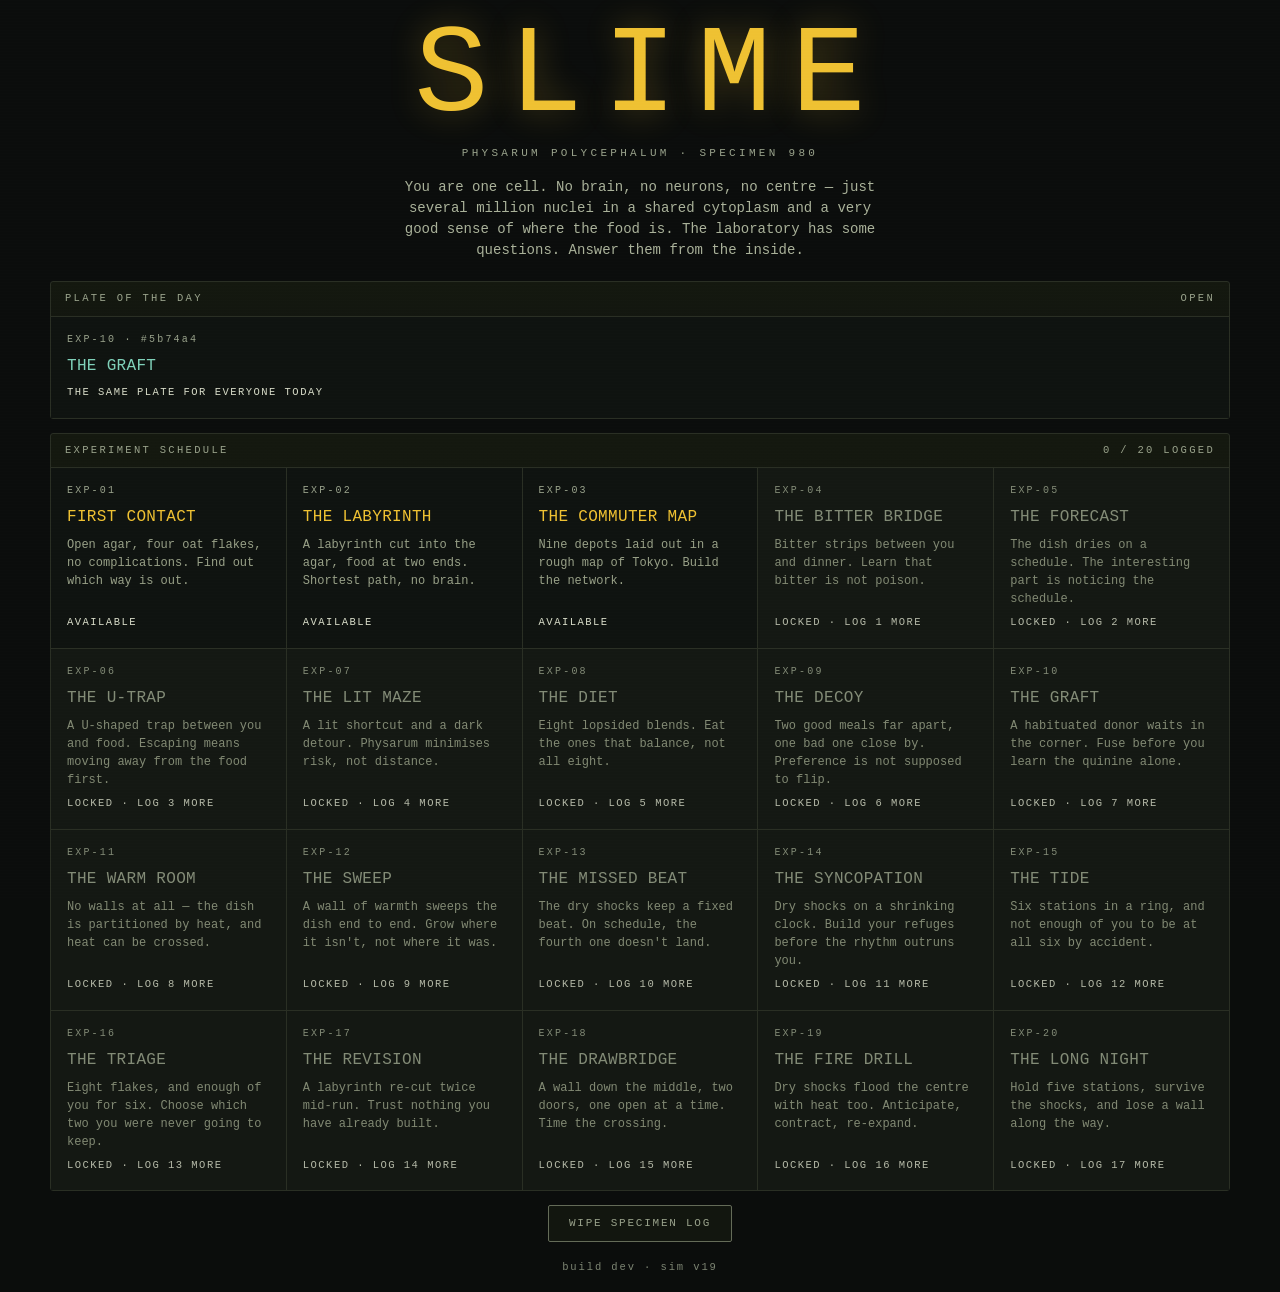
<file: index.html>
<!doctype html>
<html lang="en">
<head>
<meta charset="utf-8">
<meta name="viewport" content="width=device-width, initial-scale=1, viewport-fit=cover">
<title>SLIME — Physarum polycephalum, specimen 980</title>
<meta name="description" content="A slime mold simulation game. You are Physarum polycephalum. The lab runs its experiments; you run them from the inside.">
<meta name="theme-color" content="#0b0d0c">
<link rel="icon" href="data:image/svg+xml,<svg xmlns='http://www.w3.org/2000/svg' viewBox='0 0 32 32'><text y='26' font-size='26'>%F0%9F%A6%A0</text></svg>">
<style>
:root{
  --bg:#0b0d0c;
  --agar:#12160f;
  --panel:#12150f;
  --line:#2a2f24;
  --ink:#d8dcc8;
  /* The quiet colours are quiet, not faint: --dim, --quin and --bad each used
     to land under 4.5:1 somewhere they carry 10px type — --dim on the panel
     gradient, --bad wherever it labels rather than fills. These clear AA on
     every ground in the sheet, and on the HUD plate over lit slime. */
  --dim:#99a28b;
  --slime:#efc132;
  --slime-hot:#fbe491;
  --cyto:#7fd1b9;
  --warn:#e0763c;
  --bad:#df6f8b;
  --quin:#bf82e2;
  /* --line draws the furniture — slab edges, the grid between dishes — and is
     deliberately faint. A control's own edge is the thing that says "this is a
     control", so it is held to 1.4.11's 3:1 against every ground in the sheet.
     The meter track's own edge is drawn in it too, for the same reason — see
     .meter .bar — and the track is the tightest ground it takes, at 3.01. The
     dish card under the pointer is next at 3.13, and the result panel's top
     stop after that at 3.24. */
  --edge:#646b58;
  --mono:ui-monospace,SFMono-Regular,"SF Mono",Menlo,Consolas,"Liberation Mono",monospace;
  /* The letterboxed plate width: the dish is 420x260, so capping its HEIGHT at
     56vh means capping its width at 56vh x 420/260. Named because three rules
     need the same number — the short-viewport letterbox, the letterbox that
     makes room for the verdict panel, and the panel itself, which is the
     plate's own column and must line up with it exactly. */
  --plate:min(100%,calc(56vh * 1.6154));
}
*{box-sizing:border-box}
html{height:100%}
body{min-height:100%;overscroll-behavior:none}
body{
  margin:0;background:var(--bg);color:var(--ink);
  font-family:var(--mono);font-size:14px;line-height:1.5;
  -webkit-font-smoothing:antialiased;
  overscroll-behavior:none;
  /* kills double-tap zoom without killing scrolling */
  touch-action:manipulation;
}
body::before{
  content:"";position:fixed;inset:0;pointer-events:none;z-index:100;
  background:repeating-linear-gradient(180deg,rgba(255,255,255,.018) 0 1px,transparent 1px 3px);
  mix-blend-mode:overlay;
}
button{font:inherit;color:inherit;background:none;border:0;cursor:pointer}
/* The UA sheet's [hidden] is a bare attribute selector, so any class rule that
   sets display beats it — and every button in the control row and the Controls
   panel now sets one. Exit replay is hidden except during a replay; without
   this it is on the page always. */
[hidden]{display:none!important}
/* One ring for everything focusable. The accent is solved per seed to 4.5:1
   against the page, so it clears 1.4.11's 3:1 for a focus indicator by a
   margin whatever the specimen line turns out to be. */
:focus-visible{outline:2px solid var(--slime);outline-offset:2px}
h1,h2,h3{font-weight:600;margin:0}
.mono-dim{color:var(--dim)}

/* ---------- shell ---------- */
/* Top-anchored, not vertically centred: the lab bench starts at the top of the
   window on every screen, so nothing shifts underfoot when a screen grows —
   and the result panel below the dish extends downward into scroll rather
   than pushing the plate up off the top of the window. */
#app{min-height:100%;display:flex;flex-direction:column;align-items:center;
  justify-content:flex-start;padding:16px;gap:14px}
.screen{display:none;width:100%;max-width:1180px}
.screen.on{display:block}

/* ---------- title ---------- */
.hero{text-align:center;padding:8px 0 20px}
.hero .glyph{font-size:clamp(56px,13vw,124px);line-height:.86;letter-spacing:.16em;
  color:var(--slime);text-shadow:0 0 34px rgba(239,193,50,.30);margin-right:-.16em}
.hero .sub{color:var(--dim);letter-spacing:.30em;font-size:11px;text-transform:uppercase;margin-top:14px}
.hero .tag{max-width:56ch;margin:16px auto 0;color:#a9b199}
/* The plate's own label: which build is on the glass, and which version of
   the simulation it runs. A static site has no other version signal — the
   deploy stamp was readable only by viewing source or curling the page, which
   is fine for `slime status` and no use at all to someone looking at a plate
   that is behaving oddly. Quieter than .sub and in the same idiom, at the
   foot of the schedule where a lab sticker would be.

   Quieter as a SOLID tone and not as --dim under an opacity. Faded that way
   it composites to #63695b, which is 3.44:1 on --bg and under the AA floor
   at 10.5px — and the :root comment says in as many words that --dim was
   raised to clear 4.5:1 wherever it carries 10px type. This sheet has made
   that exact mistake once already and reverted it: see the not-yet-reached
   node note, "a half-opacity --dim, which is a colour you can see only if
   you already know what it says". 5.08:1 here, against --dim's own 7.33. */
.stamp{text-align:center;margin-top:18px;color:#7d8573;
  font-size:10.5px;letter-spacing:.18em}

.slab{border:1px solid var(--line);background:linear-gradient(180deg,#14180f,#0f1210);border-radius:3px}
.slab-h{display:flex;justify-content:space-between;align-items:baseline;gap:12px;
  padding:9px 14px;border-bottom:1px solid var(--line);color:var(--dim);
  font-size:10.5px;letter-spacing:.22em;text-transform:uppercase}

.dishes{display:grid;grid-template-columns:repeat(auto-fit,minmax(212px,1fr));gap:1px;background:var(--line)}
.dish{background:#0f1310;padding:15px 16px 17px;text-align:left;position:relative;
  transition:background .14s,transform .14s;display:flex;flex-direction:column;gap:7px;min-height:150px}
.dish:hover:not(.locked){background:#171c12}
.dish .code{font-size:10px;letter-spacing:.22em;color:var(--dim)}
.dish .nm{font-size:16px;color:var(--slime);letter-spacing:.02em}
.dish .bl{font-size:12px;color:#98a087;flex:1}
.dish .st{font-size:10.5px;letter-spacing:.14em;text-transform:uppercase}
.dish.done .st{color:var(--cyto)}
/* The mark, where a dish has one, sits under the status line rather than
   beside it: the two are different kinds of fact and a card that runs them
   together reads as one long status. */
.dish .mk{font-size:10.5px;letter-spacing:.14em;text-transform:uppercase;color:var(--dim)}
.dish .mk b{color:var(--slime);font-weight:400}
/* the daily plate is the one card that is not a place in the schedule */
.dish.daily{min-height:0}
.dish.daily .nm{color:var(--cyto)}
/* A disabled control is exempt from 1.4.3, but most of the twenty cards on
   the landing screen are locked on a first visit — the exemption would cover
   almost the whole page, which is not what it is for. Faded to .8, where
   every line on the card still clears 4.5:1; what says "locked" is the grey
   name, the word itself, and the dead hover, not illegibility. */
.dish.locked{opacity:.8;cursor:not-allowed}
.dish.locked .nm{color:var(--dim)}

.row{display:flex;gap:10px;flex-wrap:wrap;align-items:center}
.btn{border:1px solid var(--edge);padding:9px 20px;border-radius:2px;letter-spacing:.16em;
  font-size:11px;text-transform:uppercase;color:var(--ink);background:#12160f;transition:.14s;
  touch-action:manipulation;-webkit-tap-highlight-color:transparent;
  -webkit-user-select:none;user-select:none;-webkit-touch-callout:none}
.btn:hover{border-color:var(--slime);color:var(--slime)}
.btn.pri{background:var(--slime);color:#14170d;border-color:var(--slime);font-weight:600}
.btn.pri:hover{background:var(--slime-hot);border-color:var(--slime-hot);color:#14170d}
/* a ghost is quieter in its ink, not in its outline — the outline is what
   makes it findable as a button at all */
.btn.ghost{color:var(--dim)}
.btn.ghost:hover{color:var(--ink);border-color:var(--ink)}
/* Time-lapse, lit at every stop except ×1. It is not "faster than real time"
   — ×1 is already about two hundred times that — it is "not the dish's own
   clock", which a quarter speed is as much as a quadruple one. */
.btn.lapse-on{border-color:var(--slime);color:var(--slime)}

/* ---------- brief / result cards ---------- */
.card{max-width:760px;margin:0 auto;padding:22px 26px 24px}
.card h2{font-size:24px;color:var(--slime);letter-spacing:.02em}
.card .code{font-size:10.5px;letter-spacing:.24em;color:var(--dim);text-transform:uppercase}
.card p{color:#aab092;margin:12px 0 0}
.card .fld{margin-top:18px}
.card .fld .k{font-size:10px;letter-spacing:.2em;text-transform:uppercase;color:var(--dim);margin-bottom:5px}
.card .fld .v{color:var(--ink)}
.hz{display:inline-block;border:1px solid var(--warn);color:var(--warn);
  padding:2px 9px;border-radius:2px;font-size:10.5px;letter-spacing:.14em;text-transform:uppercase;margin:0 6px 6px 0}
.hz.q{border-color:var(--quin);color:var(--quin)}
.hz.ok{border-color:var(--cyto);color:var(--cyto)}
.hz.l{border-color:#9fb4c9;color:#9fb4c9}
.keys{display:grid;grid-template-columns:auto 1fr;gap:6px 14px;margin-top:8px;font-size:12.5px;color:#9ba384}
.keys b{color:var(--ink);font-weight:600;white-space:nowrap}

/* ---------- result panel, below the dish ---------- */
/* The verdict is a lab annotation pinned UNDER the plate, never over it: the
   whole point of finishing a dish is getting to look at the lattice you grew,
   so nothing covers the organism. Verdict and actions come first so they land
   above the fold on a normal desktop window; the long prose and the
   observations sit below them and scroll into view if the window is short. */
#result{display:none;width:100%;max-width:var(--plate);margin:10px auto 0;
  border:1px solid var(--line);border-radius:3px;
  background:linear-gradient(180deg,#14180f,#0f1210)}
#result.on{display:block}

.rhead{display:flex;align-items:center;justify-content:space-between;gap:10px 18px;
  flex-wrap:wrap;padding:11px 14px;border-bottom:1px solid var(--line)}
.rmeta{min-width:0}
.rmeta .rc{font-size:9.5px;letter-spacing:.22em;text-transform:uppercase;color:var(--dim)}
.rmeta .rh{font-size:17px;color:var(--slime);letter-spacing:.02em;margin-top:3px}
.ract{display:flex;gap:8px;flex-wrap:wrap}

.rband{display:flex;align-items:center;gap:8px 12px;flex-wrap:wrap;
  padding:9px 14px;border-bottom:1px solid var(--line)}
.rrow{display:flex;gap:7px;flex-wrap:wrap}
.rnote{font-size:10.5px;color:var(--dim);letter-spacing:.04em}
.rk{font-size:9.5px;letter-spacing:.20em;text-transform:uppercase;color:var(--dim)}

.rgrid{display:grid;grid-template-columns:1.5fr 1fr;gap:12px 24px;padding:13px 14px 15px}
.rgrid p{margin:0;color:#aab092;font-size:12.5px;line-height:1.55}
.rsec .v{font-size:12px;color:var(--ink);line-height:1.66;margin-top:5px}

#result .btn{padding:8px 14px;font-size:10px;letter-spacing:.14em}
.rsp{min-width:48px;text-align:center}
/* the suggested rate, lit the way the time-lapse control is */
.rsp.def{border-color:var(--slime);color:var(--slime)}
body.touch #result .btn{min-height:44px;padding:11px 15px}

/* The play controls step aside once the run is over — the verdict panel
   carries the only actions that still mean anything. (The plate is letterboxed
   here too, but it no longer needs saying: the letterbox is unconditional now,
   for the console's sake, so the dish is already the right size when the
   verdict arrives.) */
#scr-sim.resulting .simbar{display:none}

@media(max-width:700px){
  .rgrid{grid-template-columns:1fr}
}

/* ---------- replay mode ---------- */
#replaynote{display:none}
body.replay #stage{cursor:default}
body.replay #replaynote{display:block}
body.replay #replaynote b{color:var(--slime)}

/* ---------- coarse-pointer copy swap ---------- */
/* .keys-touch is the touch wording, .keys-fine the mouse+keyboard wording.
   body.touch is set by sim.js from matchMedia('(pointer: coarse)') / touch
   points. */
.keys-touch{display:none}
body.touch .keys-fine{display:none}
body.touch .keys-touch{display:grid}

/* ---------- sim ---------- */
/* The bench is the plate and the console under it. It carries the letterbox
   width, so the two are the same width to the pixel, and the size container,
   so the console's layout answers to how wide the DISH is rather than how wide
   the window is — a letterboxed landscape plate is narrow in a wide viewport,
   and a three-column instrument band would be unreadable in it. */
.bench{position:relative;width:100%;margin:0 auto;
  container-type:inline-size;container-name:dish}
#stage{position:relative;width:100%;border:1px solid var(--line);border-radius:3px;
  background:#070906;overflow:hidden;touch-action:none;cursor:crosshair;
  -webkit-tap-highlight-color:transparent;
  -webkit-user-select:none;user-select:none;-webkit-touch-callout:none}
/* touch-action does not inherit — the canvas has to opt out on its own or a
   drag across it still scrolls the page on iOS. */
#stage canvas{display:block;width:100%;height:auto;touch-action:none;
  -webkit-user-select:none;user-select:none;-webkit-touch-callout:none}
/* The plate is two canvases: #cv holds what stands still between repaints,
   #cvTop over it what moves every frame (see the backdrop in render()). The
   top one takes no input — the stage listens for the brush. */
#stage #cvTop{position:absolute;left:0;top:0;width:100%;height:100%;pointer-events:none}
/* ---------- the console ---------- */
/* Every readout the run has, in one panel UNDER the dish: the code line and
   the clock, the objective, the meters, the depot list and the note.

   It used to be four blocks floating over the agar, and on a phone that was
   most of the organism covered by things describing it. The first pass moved
   them off the plate at phone sizes only, which left the game looking like two
   different games — a clean dish on a phone and an obscured one on a laptop.
   Nothing about a big screen makes covering the specimen a better idea, and a
   1180px dish has the MOST worth looking at. So the plate carries the culture
   and the pause veil at every size, and this is where the numbers live.

   What that deletes is the whole apparatus these blocks needed to survive over
   live cytoplasm: the two --hud-* colours, the near-opaque plate each one carried
   and the backdrop blur behind it, all of which existed because the same pixel
   is #070906 agar one second and #f6d669 lit slime the next and no ink is
   4.5:1 against both. On a panel with a ground of its own, contrast is a
   number again. */
.console{margin-top:8px;border:1px solid var(--line);border-radius:3px;
  background:linear-gradient(180deg,#14180f,#0f1210)}
.hud{font-size:11px;letter-spacing:.08em}
/* An empty row is a rule with nothing under it — the note and the depot list
   are both blank on some dishes. */
.hud-br:empty,.nodes:empty{display:none}
/* The header: what the dish is, what it wants, how long it has been running.
   Narrow-first, like the band below it — the objective is ordered last and
   given the whole width, so the code line and the clock share row one and the
   objective gets row two rather than being wedged into the middle third of a
   bar it wraps to four lines inside. The wide rules put it back in the middle. */
.hud-tl{display:flex;flex-wrap:wrap;gap:2px 12px;padding:9px 14px;
  border-bottom:1px solid var(--line)}
.hud-tl .obj{order:3;flex:1 1 100%;text-align:left;color:var(--slime)}
.hud-tl .lt,.hud-tl .rt{color:var(--dim);white-space:nowrap}
.hud-tl .rt{margin-left:auto}
/* The instrument band. Narrow-first: one row per block, each drawing the rule
   ABOVE it, so a dish with no depots and no note ends the panel at the meters
   rather than on a rule with nothing under it — an empty row is display:none
   and contributes no border, which a border-bottom on the row before it could
   not know. The wide rules turn this into columns. */
.crow>*{padding:9px 14px;border-top:1px solid var(--line)}
.crow>*:first-child{border-top:0}
/* One line per meter — label, track, figure. Stacked, two meters cost six
   lines of panel to report two numbers. */
.meter{display:flex;align-items:center;gap:10px}
.meter+.meter{margin-top:7px}
.meter .lab{display:contents}
.meter .lab span{color:var(--dim);font-size:10px;letter-spacing:.18em;text-transform:uppercase}
/* Every dish now carries at least two meters — biomass and the cue reserve —
   so there is always something to line the tracks up with, and the label takes
   a column rather than each meter's track starting wherever its own word ran
   out. 58px is BIOMASS and RESERVE at this size; HABITUATION needs 86, and
   reserving that on the sixteen dishes that never show it is 28px off a track
   which on a letterboxed 695px band is most of it. So the wide column is
   conditional and the narrow one is not: sim.js sets .twometer alongside the
   third meter's own display toggle. */
.meter .lab span:first-child{flex:0 0 58px}
.console.twometer .meter .lab span:first-child{flex:0 0 86px}
/* The track's own edge is drawn in --edge, which is the token for exactly this
   — a graphical object held to 3:1 — and it lands at 3.01 against the track it
   outlines. It used to be a 16% wash of the ink, which lands at 1.51: visible
   as a softness rather than as an edge, and at 0% there is no fill to see, so
   the ring IS the meter. */
.meter .bar{order:1;flex:1;height:4px;background:#1b1f18;border-radius:2px;overflow:hidden;
  box-shadow:inset 0 0 0 1px var(--edge)}
/* the figure gets a column rather than hugging the track, so the two meters
   of a dish carrying both end on the same edge whatever they are counting —
   "4,500" against "0%" against "p 12 · c 30" */
.meter .lab span:last-child{order:2;color:var(--ink);flex:0 0 auto;
  min-width:64px;text-align:right}
/* Each fill runs a gradient across its OWN width, so a meter barely off zero
   shows nothing but the dark stop — which makes that stop, not the lit end,
   the colour the reading actually depends on. Both of the darks here used to
   be chosen to sit under their lit end rather than over the track: habituation
   at 1.76 against #1b1f18 and the reserve at 2.40, so the two meters were at
   their least readable exactly where they matter most, a reserve running out
   and a habituation just beginning. Lifted to 3.35 and 3.27; biomass already
   cleared at 3.88 and is left alone. */
.meter .fill{height:100%;width:0%;background:var(--slime);transition:width .18s}
.meter.mass .fill{background:linear-gradient(90deg,#977514,var(--slime))}
.meter.hab .fill{background:linear-gradient(90deg,#8f55bd,var(--quin))}
/* The reserve reads as cytoplasm, because that is what it is standing in for:
   the cost of telling the organism where to go. Declared above .crit so a
   reserve running out still turns red — the two selectors weigh the same and
   the later one wins. */
.meter.cue .fill{background:linear-gradient(90deg,#37796a,var(--cyto))}
.meter.crit .fill{background:var(--bad)}
.hud-br{color:var(--dim);font-size:11px;letter-spacing:.08em}
/* the list reads across the panel, not down the side of a plate */
.nodes{color:var(--dim);font-size:11px;line-height:1.5;
  display:flex;flex-wrap:wrap;gap:2px 16px}
/* not-yet-reached nodes were a half-opacity --dim, which is a colour you can
   see only if you already know what it says. They are dim ink now, not faded. */
.nodes .n{color:#8b937d}
.nodes .n.hit{color:var(--cyto)}
@keyframes fade{from{opacity:0;transform:translateY(-3px)}to{opacity:1}}
#pauseveil{position:absolute;inset:0;display:none;place-items:center;background:rgba(7,9,6,.86);
  color:var(--ink);letter-spacing:.3em;font-size:12px;text-transform:uppercase}
#pauseveil.on{display:grid}

/* ---------- narration feed, under the bench ---------- */
/* It used to float over the plate: 11px type on top of whatever the organism
   was doing underneath it, which is unreadable exactly when it has something
   to say, and unreadable enough on a small dish that the old sheet just hid it
   below 640px. It is a strip below the bench now, on a ground of its own,
   newest line at the top. Fixed height so a line arriving does not shove the
   page; scrollable, and focusable so a keyboard can reach the older lines.

   Directly below the bench, above the control row rather than under it. The
   log is the console's continuation — the readouts say what the dish is, the
   log says what it just did — and a row of buttons wedged between the two put
   the furniture where the reading is. The row lost nothing by moving down: it
   is four controls you hit without looking and a key list folded away behind a
   disclosure, and none of that is read the way a line of narration is. */
.feed{width:100%;margin:10px auto 0;border:1px solid var(--line);border-radius:3px;
  background:linear-gradient(180deg,#14180f,#0f1210)}
.feed-h{padding:8px 14px;border-bottom:1px solid var(--line);color:var(--dim);
  font-size:10px;letter-spacing:.22em;text-transform:uppercase}
/* The well is a fixed height so an arriving line does not shove the page.
   190px is eight lines and change — it was 96, which held barely four, so a
   busy stretch (an engulf, its ambient line, a shock warning) pushed the thing
   you were reading off the bottom in seconds. A fixed height also cuts
   whatever line happens to straddle the bottom edge —
   mid-glyph, which reads as a rendering fault rather than as more text below.
   Faded out over the last few pixels instead, which works whatever the lines
   wrap to; and since the newest line is at the TOP, the fade only ever touches
   the oldest line on screen. */
#log{height:190px;overflow-y:auto;padding:10px 14px;color:#aab092;font-size:12px;line-height:1.55;
  -webkit-mask-image:linear-gradient(180deg,#000 calc(100% - 13px),transparent);
  mask-image:linear-gradient(180deg,#000 calc(100% - 13px),transparent)}
#log div{margin-bottom:5px;animation:fade .5s ease-out}
#log div:last-child{margin-bottom:0}
#log div.hi{color:var(--slime)}
/* The ring is drawn inside the element, so the fade would eat its bottom edge.
   A focused log is being read deliberately — drop the mask while it is. */
#log:focus-visible{outline-offset:-2px;-webkit-mask-image:none;mask-image:none}

/* ---------- the control row ---------- */
/* Under the log rather than over it — see the feed above. On a bench with room
   it is what it was: the play controls, then the key list behind a disclosure.
   On a phone it is the two controls you reach for mid-run and that same
   disclosure — and the three that end the dish (reset, abandon, exit replay)
   move INSIDE it, because a row carrying five controls at phone width wraps to
   two rows, and a second row of buttons under the dish is what this branch is
   getting rid of. dockActions() in sim.js does the moving; the sheet only has
   to style them in both places. */
.simbar{display:flex;align-items:center;gap:8px;margin:8px auto 0;flex-wrap:wrap}
.simbar .btn{display:inline-flex;align-items:center;justify-content:center;
  min-height:38px;padding:0 14px;letter-spacing:.13em}
/* out-specifies body.touch .btn, whose 18px of horizontal padding is right
   for a standalone button and is most of a phone's control row */
body.touch .simbar .btn{min-height:44px;min-width:44px;padding:0 14px}
/* The figure is held to the width of its widest label. The ladder runs from
   ×1/16 to ×4, so the slot's content changes width as it is cycled, and a
   button that grows and shrinks under a thumb that is pressing it repeatedly
   walks out from under the thumb — the same reason #s-pause is pinned below,
   arrived at from the other direction. Left-aligned, so the figure stays put
   against the word rather than sliding about inside its own slot. */
#s-speedn{display:inline-block;min-width:3.8em;text-align:left}
/* Dropped where the row has to be narrow — the button still reads "×4", and
   its aria-label says the whole thing at every width. The word comes back only
   where the row stops being cramped, which is the negation of ROW_NARROW
   below; written as show-then-hide rather than one `not(...)` query because
   the nested-not form is Media Queries 4 and this is not worth losing on an
   older Safari. */
.simbar .wd{display:none}
@media(min-width:641px) and (min-height:708px){.simbar .wd{display:inline}}
@media(pointer:coarse) and (max-width:739px),(pointer:coarse) and (max-height:775px){.simbar .wd{display:none}}
.hint{margin:0;color:var(--dim);font-size:11px;letter-spacing:.04em}
.hint b{color:var(--ink);font-weight:600}

/* ---------- the key list, folded away ---------- */
/* The instructions used to be a permanent two-line band under every dish,
   repeating what the brief said thirty seconds earlier. They are a disclosure
   now, and the panel is positioned rather than in flow, so opening it does not
   push the bench around. */
.keypop{position:relative}
.keypop>summary{display:inline-block;list-style:none}
.keypop>summary::-webkit-details-marker{display:none}
.keypop>summary::marker{content:""}
.keypop>summary::after{content:"+";margin-left:.5em}
.keypop[open]>summary::after{content:"\2212";margin-left:.5em}
.keypop[open]>summary{border-color:var(--slime);color:var(--slime)}
.keypop-body{position:absolute;right:0;bottom:calc(100% + 8px);z-index:20;
  width:min(430px,78vw);padding:12px 15px 14px;
  box-shadow:0 10px 28px rgba(0,0,0,.55)}
.keypop-body .keys{margin-top:0}
/* the two dish-ending actions, above the rule that separates them from the
   reference material below */
.kact{margin-bottom:13px;padding-bottom:13px;border-bottom:1px solid var(--line)}
.kact .btn{display:inline-flex;align-items:center;justify-content:center;
  min-height:38px;padding:0 14px;letter-spacing:.13em}
body.touch .kact .btn{min-height:44px}

body.touch .btn{min-height:44px;padding:11px 18px}
body.touch .dish{min-height:132px}

/* The instrument band goes to columns once the panel is wide enough to give
   each block a readable measure — meters, depot list, note, side by side in
   one ~56px band instead of three stacked rows. Asked of the DISH rather than
   the window, because the panel is the dish's own width: a letterboxed
   landscape plate is narrow inside a wide viewport.

   The rule moves from the top of each block to its left edge, and :empty still
   removes a block entirely — flex rather than grid precisely so that a dish
   with no depots closes the gap instead of leaving a dead column.

   The media query is the fallback where @container is unsupported, and it has
   to ask the question the long way round, in the viewport terms it can see.
   The panel is the plate's width, which since the letterbox went unconditional
   is

       min(vw - 32, 0.9046 x vh)

   — #app's padding, and 56vh x 1.6154. So it is 641px wide only when the
   viewport is BOTH at least 673 wide and at least 709 tall, and a width-only
   fallback squeezes three columns into a 353px panel on an 800x390 window:
   91px for the narrowest of them, which is not a column, it is a stripe. The
   container queries below correct this wherever they are supported; this pair
   is for where they are not. */
@media(min-width:673px) and (min-height:709px){
  .crow{display:flex}
  .crow>*{border-top:0;border-left:1px solid var(--line);min-width:0}
  .crow>*:first-child{border-left:0}
  /* The meters column spends a fixed 86px on the label and 76px on the figure
     before the track gets anything, so at 34% the track was 67px — a bar you
     read as an ornament rather than a quantity. 36/38/26 gives it half again
     that and still leaves the depot list enough measure for three of the eight
     blends per line on EXP-08, which is the widest list the game has. */
  .crow>.hud-bl{flex:1 1 36%}
  .crow>.nodes{flex:2 1 38%}
  .crow>.hud-br{flex:1 1 26%}
  .hud-tl .obj{order:0;flex:1;text-align:center}
}
@container dish (min-width:641px){
  .crow{display:flex}
  .crow>*{border-top:0;border-left:1px solid var(--line);min-width:0}
  .crow>*:first-child{border-left:0}
  /* The meters column spends a fixed 86px on the label and 76px on the figure
     before the track gets anything, so at 34% the track was 67px — a bar you
     read as an ornament rather than a quantity. 36/38/26 gives it half again
     that and still leaves the depot list enough measure for three of the eight
     blends per line on EXP-08, which is the widest list the game has. */
  .crow>.hud-bl{flex:1 1 36%}
  .crow>.nodes{flex:2 1 38%}
  .crow>.hud-br{flex:1 1 26%}
  .hud-tl .obj{order:0;flex:1;text-align:center}
}
/* ...and back to stacked rows on a plate too narrow for columns, which the
   container query above simply stops matching. The media fallback has to say
   it the other way round, because it cannot see the dish. */
@container dish (max-width:640px){
  .crow{display:block}
  .crow>*{border-top:1px solid var(--line);border-left:0}
  .crow>*:first-child{border-top:0}
  .hud-tl .obj{order:3;flex:1 1 100%;text-align:left}
}
/* ROW_NARROW — when the control row cannot afford its roomy layout. Kept in
   step with the DOCK query in sim.js, which is the same string: the sheet
   compacts the row and the script moves the three dish-ending actions into the
   disclosure, and the two decisions have to agree or the row is compacted
   while still carrying six controls.

   Derived rather than guessed at, because guessing at it has now been wrong
   twice. The row is capped to var(--plate) on a coarse pointer, so its width
   is not the viewport width — it is

       min(vw - 32, 0.9046 x vh)

   the first term being the viewport less #app's padding, the second being the
   letterbox: --plate is 56vh x 1.6154, and 0.56 x 1.6154 = 0.9046. What the
   undocked row NEEDED was a function of the pointer, because a coarse pointer
   also carried the Grow/Retract switch — ~111px the row does not otherwise
   spend:

       coarse 684px    fine 533px

   Set those equal and the row overflows when

       coarse   vw < 716  OR  vh < 757
       fine     vw < 565  OR  vh < 589

   The first two terms below cover the fine pointer with room to spare, and
   they are the pair the console's off-plate fallback uses, so the row and the
   console change together. The coarse pointer needs both of its own bounds
   stated, and needs them gated on the pointer rather than folded into the
   plain terms, which would compact desktop windows that fit perfectly well.
   739 and 775 carry ~20px of margin over the two crossovers.

   The width bound alone was the first fix and was not enough: the letterbox
   makes the row narrow on a SHORT coarse window at any width at all, so a
   1400x720 tablet failed a rule capped on width. Verified by sweeping both
   axes at 8px steps rather than the sparse height grid that missed it.

   The switch has since been removed, so a coarse row wants about what a fine
   one does and both crossovers moved down by roughly that 111px. The bounds
   stay where the sweep put them: the extra margin only means a coarse device
   docks its dish-ending actions a little sooner than it now has to. */
@media(max-width:640px),(max-height:707px),
      (pointer:coarse) and (max-width:739px),
      (pointer:coarse) and (max-height:775px){
  /* a header that is one word does not need 35px of a phone screen */
  .feed-h{padding:6px 12px}
  #log{padding:8px 12px}
  /* The controls across a phone, in ONE row: the row is the point, and a wrap
     puts back the second row of buttons this branch exists to remove.
     Everything below is spent buying it. The buttons keep their 44px of height
     throughout, which is the touch target that actually matters; what gives is
     horizontal padding, the tracking the labels are set with, and the space in
     front of the disclosure's sign. Below about 360px of viewport it wraps
     anyway — labelled controls will not fit — and the wrap is the graceful end
     of this, not a failure of it. */
  .simbar{gap:6px}
  .simbar .btn{font-size:10px}
  .simbar .btn,body.touch .simbar .btn{padding:0 8px}
  .simbar .btn{letter-spacing:.06em}
  .keypop>summary::after,.keypop[open]>summary::after{margin-left:.25em}
  /* Held to the width of its longer label, because it has two: a row this
     tight that reflows the moment you pause it is a row that moves the
     time-lapse button out from under your thumb. */
  .simbar #s-pause{min-width:58px}
  /* The panel hangs off the right edge of its summary, which on a wide bench
     is the right edge of the bench. On a phone the summary is the fourth item
     in a packed row and sits nowhere near that edge, so a panel anchored there
     runs off the left of the screen. Anchor it to the row instead. */
  .simbar{position:relative}
  .keypop{position:static}
  .keypop-body{left:0;right:0;width:auto}
}
@media(max-width:520px){
  #app{padding:12px;gap:10px}
  .card{padding:18px 16px 20px}
  .card h2{font-size:20px}
  .keys{grid-template-columns:1fr;gap:1px 0}
  .keys b{margin-top:9px}
  .hint{font-size:10.5px;flex:1 1 100%}
}
/* Letterbox the dish rather than letting a fixed 420:260 canvas run off the
   viewport. This used to be conditional — coarse pointers and windows under
   760px tall — because on a tall desktop window the dish could be as big as it
   liked and the only thing under it was a button row.

   It is unconditional now, because the console moved out from over the plate
   and the dish no longer gets to spend the whole window. On a 1280x800 laptop
   an uncapped dish is 731px tall, which put the console AND the control row
   below the fold: the readouts were off the organism, which is what was
   wanted, and also off the screen, which was not. Capping the dish at 56vh
   buys back the ~120px the console and controls need, and everything the run
   reports is visible while the run is happening at every size.

   Width still wins on a portrait phone — --plate is a min() against 100% — so
   this changes nothing there. */
.bench,#controls,#feed{max-width:var(--plate)}
/* On a short window the log gives ground, and it gives it sooner now that the
   control row sits BELOW it rather than above. What used to fall past the fold
   was the feed's own bottom edge — old history, reached on purpose, since the
   newest line sits at the top of the well — and that was a fine thing to spend.
   Under the log, the same overflow spends Hold and the time-lapse instead, and
   a control you have to scroll to reach mid-run is not a control. So the well
   yields first, and where the well has nothing left to give, the dish yields
   after it.

   The aspect terms are doing real work rather than standing in for "phone".
   The plate is min(100%, 56vh x 1.6154), so on anything squarer than about
   9:10 it is the WIDTH that caps the dish and the column is far shorter than
   the window — a 390x780 phone fits the whole 190px well and the row with room
   over, and shrinking its log would buy nothing but blank screen. Only where
   56vh is the binding cap does the height run out, which is the landscape half
   of the test. The portrait half still runs out eventually, just later: a
   375x667 phone is seven pixels short with a full well, hence its own term at
   700px, which leaves the taller phones their eight lines.

   Every number here was measured in a browser at the size it names, because
   deriving them is what went wrong twice: the console under the plate wraps to
   a second row below about 640px of column, which adds 70px exactly where the
   arithmetic says there is room.

       1280x800   the row ended 43px under the fold. 130px — five and a half
                  readable lines, the height this rule already used — puts the
                  whole page on screen with 17px to spare, on a size that
                  scrolled even before the reorder.
       1280x760   88px, and the dish is untouched: at that width the console
                  has not wrapped and the plate is still worth its 56vh.
       700x700    the dish alone is 561px of the window with its console, and
                  an 88px well still leaves the row 51px under. The well could
                  save it alone only by coming down to 37px — a line and a half
                  of narration, which is not a log — so the dish yields
                  instead: 46vh, the same trade 56vh already made against an
                  uncapped canvas, made once more at the size where 56vh is
                  what does not fit.
       1024x640   46vh still leaves the row 13px under, so 40vh below 660.

   The 400px floor under the shrunk plate is the control row's own width. Below
   707px of height the row is docked — reset, abandon and exit replay move into
   the disclosure, see DOCK in sim.js — and what is left needs about 387px to
   stay on one line. The floor keeps the column wider than that, so shrinking
   the dish to save the row cannot end up wrapping it. */
@media(min-aspect-ratio:9/10) and (max-height:900px),
      (max-aspect-ratio:9/10) and (max-height:700px){
  #log{height:130px}
}
@media(min-aspect-ratio:9/10) and (max-height:780px){
  #log{height:88px}
}
@media(min-aspect-ratio:9/10) and (max-height:700px){
  :root{--plate:min(100%,max(400px,calc(46vh * 1.6154)))}
}
@media(min-aspect-ratio:9/10) and (max-height:660px){
  :root{--plate:min(100%,max(400px,calc(40vh * 1.6154)))}
}
</style>
</head>
<body>
<div id="app">

  <!-- ============ TITLE ============ -->
  <section class="screen on" id="scr-title">
    <div class="hero">
      <div class="glyph">SLIME</div>
      <div class="sub">Physarum polycephalum &middot; specimen 980</div>
      <p class="tag">You are one cell. No brain, no neurons, no centre &mdash; just several
      million nuclei in a shared cytoplasm and a very good sense of where the food is.
      The laboratory has some questions. Answer them from the inside.</p>
    </div>
    <!-- One plate, the same one everywhere, derived from the UTC day. It sits
         above the schedule because it is not part of it: it ignores the unlock
         gate and logging it advances nothing. -->
    <div class="slab" style="margin-bottom:14px">
      <div class="slab-h"><span>Plate of the day</span><span id="daily-st"></span></div>
      <div class="dishes"><button class="dish daily" id="daily-go" type="button"></button></div>
    </div>
    <div class="slab">
      <div class="slab-h"><span>Experiment schedule</span><span id="progress">0 / 20 logged</span></div>
      <div class="dishes" id="dishes"></div>
    </div>
    <div class="row" style="margin-top:14px;justify-content:center">
      <button class="btn ghost" id="btn-wipe">Wipe specimen log</button>
    </div>
    <!-- filled by renderStamp(); empty until then, so a page whose script
         failed to load shows nothing rather than a placeholder -->
    <div class="stamp" id="stamp"></div>
  </section>

  <!-- ============ BRIEF ============ -->
  <section class="screen" id="scr-brief">
    <div class="slab card">
      <div class="code" id="b-code"></div>
      <h2 id="b-name"></h2>
      <div class="fld"><div class="k">Objective</div><div class="v" id="b-obj"></div></div>
      <div class="fld"><div class="k">Dish conditions</div><div id="b-hz"></div></div>
      <!-- The actions sit ABOVE the motor-control reference, so they are on
           screen the moment the brief opens whatever the viewport. The screen
           used to open with a paragraph of scene-setting as well; launching a
           dish is a decision, not a reading assignment, and everything the
           decision needs is the objective and the conditions. -->
      <div class="row" style="margin-top:22px;margin-bottom:22px">
        <button class="btn pri" id="b-go">Inoculate</button>
        <button class="btn ghost" id="b-back">Back to schedule</button>
      </div>
      <div class="fld"><div class="k">Motor control</div>
        <div class="keys keys-fine">
          <b>hold left / drag</b><span>emit a growth cue &mdash; the exploratory front flows toward it</span>
          <b>hold right / shift</b><span>retract &mdash; pull cytoplasm back out of a region</span>
          <b>the reserve</b><span>cueing spends it and letting go rebuilds it, slower than it went; at zero the brush stops until you release. Nudge, let the chemotaxis run, nudge again</span>
          <b>space</b><span>hold the clock</span>
          <b>F</b><span>time-lapse &mdash; step the dish clock round the ladder, &times;1/16 up to &times;4; <b>shift+F</b> steps back down. &times;1 is the dish's own clock, which is already about two hundred times real time &mdash; so even &times;1/16 is a time-lapse. Where the dish cannot keep up with the rate asked for, the clock shows what it is managing instead</span>
          <b>R</b><span>reset the dish</span>
        </div>
        <div class="keys keys-touch">
          <b>hold / drag</b><span>emit a growth cue &mdash; the exploratory front flows toward your finger</span>
          <b>two fingers</b><span>retract &mdash; a second finger flips a live drag and pulls cytoplasm back out of a region</span>
          <b>the reserve</b><span>cueing spends it and lifting your finger rebuilds it, slower than it went; at zero the brush stops until you lift</span>
          <b>Hold / &times;N</b><span>the control row stops the dish clock, or steps it round the ladder from &times;1/16 to &times;4 &mdash; same dish, watched slower or faster. &times;1 is already about two hundred times real time</span>
          <b>Controls</b><span>resetting the plate and abandoning the dish are in there</span>
        </div>
      </div>
    </div>
  </section>

  <!-- ============ SIM ============ -->
  <section class="screen" id="scr-sim">
    <div class="bench">
      <!-- the plate holds the culture and nothing else -->
      <div id="stage">
        <canvas id="cv"></canvas>
        <canvas id="cvTop" aria-hidden="true"></canvas>
        <div id="pauseveil">Culture held</div>
      </div>

      <!-- Every readout the run has, in one console under the dish — at every
           size, because nothing about a big screen makes covering the specimen
           a better idea. A header, then an instrument band that is three
           columns where the dish is wide enough to give each a readable
           measure and three stacked rows where it is not. -->
      <div class="console" id="console">
        <div class="hud hud-tl">
          <div class="lt" id="h-code"></div>
          <div class="obj" id="h-obj"></div>
          <div class="rt" id="h-time"></div>
        </div>
        <div class="crow">
          <div class="hud hud-bl">
            <div class="meter mass"><div class="lab"><span>Biomass</span><span id="h-mass">0</span></div>
              <div class="bar"><div class="fill" id="h-massbar"></div></div></div>
            <div class="meter cue" id="h-cuewrap">
              <div class="lab"><span>Reserve</span><span id="h-cue">100%</span></div>
              <div class="bar"><div class="fill" id="h-cuebar"></div></div></div>
            <div class="meter hab" id="h-habwrap" style="display:none">
              <div class="lab"><span id="h-meterlab">Habituation</span><span id="h-hab">0%</span></div>
              <div class="bar"><div class="fill" id="h-habbar"></div></div></div>
          </div>
          <div class="nodes" id="h-nodes"></div>
          <div class="hud-br" id="h-note"></div>
        </div>
      </div>
    </div>

    <!-- result: rendered BELOW the finished dish, never over it -->
    <div id="result">
      <div class="rhead">
        <div class="rmeta">
          <div class="rc" id="r-code"></div>
          <h2 class="rh" id="r-head"></h2>
        </div>
        <div class="ract">
          <button class="btn pri" id="r-next" type="button"></button>
          <button class="btn ghost" id="r-retry" type="button">Run it again</button>
          <button class="btn ghost" id="r-menu" type="button">Schedule</button>
        </div>
      </div>
      <div class="rband">
        <span class="rk">Replay</span>
        <div class="rrow" id="r-replay"></div>
        <span class="rnote" id="r-tracenote"></span>
      </div>
      <!-- the plate as an address: the seed already reproduces this dish cell
           for cell, so a link carrying it hands someone else the same one -->
      <div class="rband" id="r-shareband">
        <span class="rk">This plate</span>
        <div class="rrow">
          <button class="btn ghost" id="r-copy" type="button">Copy link</button>
        </div>
        <span class="rnote" id="r-sharenote"></span>
      </div>
      <div class="rgrid">
        <p id="r-body"></p>
        <div class="rsec"><div class="rk">Observations</div><div class="v" id="r-stats"></div></div>
      </div>
    </div>

    <!-- Narration: under the bench, not over the organism, and above the
         control row rather than below it. The log is a readout — it belongs
         with the console it continues, where a glance from the plate reaches
         it — and the row under it is buttons and a folded-away key list you
         read once. Putting the furniture between the dish and the account of
         the dish was the wrong way round. -->
    <div class="feed" id="feed">
      <div class="feed-h" id="feed-h">Dish log</div>
      <div id="log" role="log" aria-live="polite" tabindex="0" aria-labelledby="feed-h"></div>
    </div>

    <div class="simbar" id="controls">
      <p class="hint" id="replaynote"><b>Replay</b> &mdash; the recorded run, played back. Your cues are the recording; <b>Hold</b> and the time-lapse still work.</p>
      <button class="btn ghost" id="s-pause" type="button">Hold</button>
      <button class="btn ghost" id="s-speed" type="button"><span class="wd">Time-lapse&nbsp;</span><span id="s-speedn">&times;1</span></button>
      <details class="keypop" id="keypop">
        <summary class="btn ghost">Controls</summary>
        <div class="keypop-body slab">
          <div class="row kact" id="kact">
            <button class="btn ghost" id="s-reset" type="button">Reset</button>
            <button class="btn ghost" id="s-abort" type="button">Abandon dish</button>
            <button class="btn ghost" id="s-exitrp" type="button" hidden>Exit replay</button>
          </div>
          <div class="keys keys-fine">
            <b>hold left / drag</b><span>emit a growth cue</span>
            <b>right / shift</b><span>retract &mdash; pull cytoplasm back</span>
            <b>space</b><span>hold the clock</span>
            <b>F</b><span>time-lapse &mdash; &times;1/16 to &times;4 (<b>shift+F</b> back down)</span>
            <b>R</b><span>reset the dish</span>
          </div>
          <div class="keys keys-touch">
            <b>hold / drag</b><span>emit a growth cue</span>
            <b>two fingers</b><span>retract &mdash; a second finger flips a live drag</span>
            <b>Hold / &times;N</b><span>stop the clock, or step it &times;1/16 &hellip; &times;4</span>
          </div>
        </div>
      </details>
    </div>
  </section>

</div>
<script>
  // Deploy stamp: `slime deploy` rewrites this line with the live commit.
  const BUILD = 'dev';
</script>
<!-- The same stamp on the script URL, rewritten by the same deploy. The page
     itself is served no-cache, but js/sim.js is not, and a browser holding a
     copy of it from the last visit reuses it for hours without asking — so a
     fresh page ran the old simulation and reported the new build. A new
     query string is a new cache key: the first visit after a deploy fetches
     the script the page was deployed with. -->
<script src="js/sim.js?v=dev"></script>
</body>
</html>
</file>
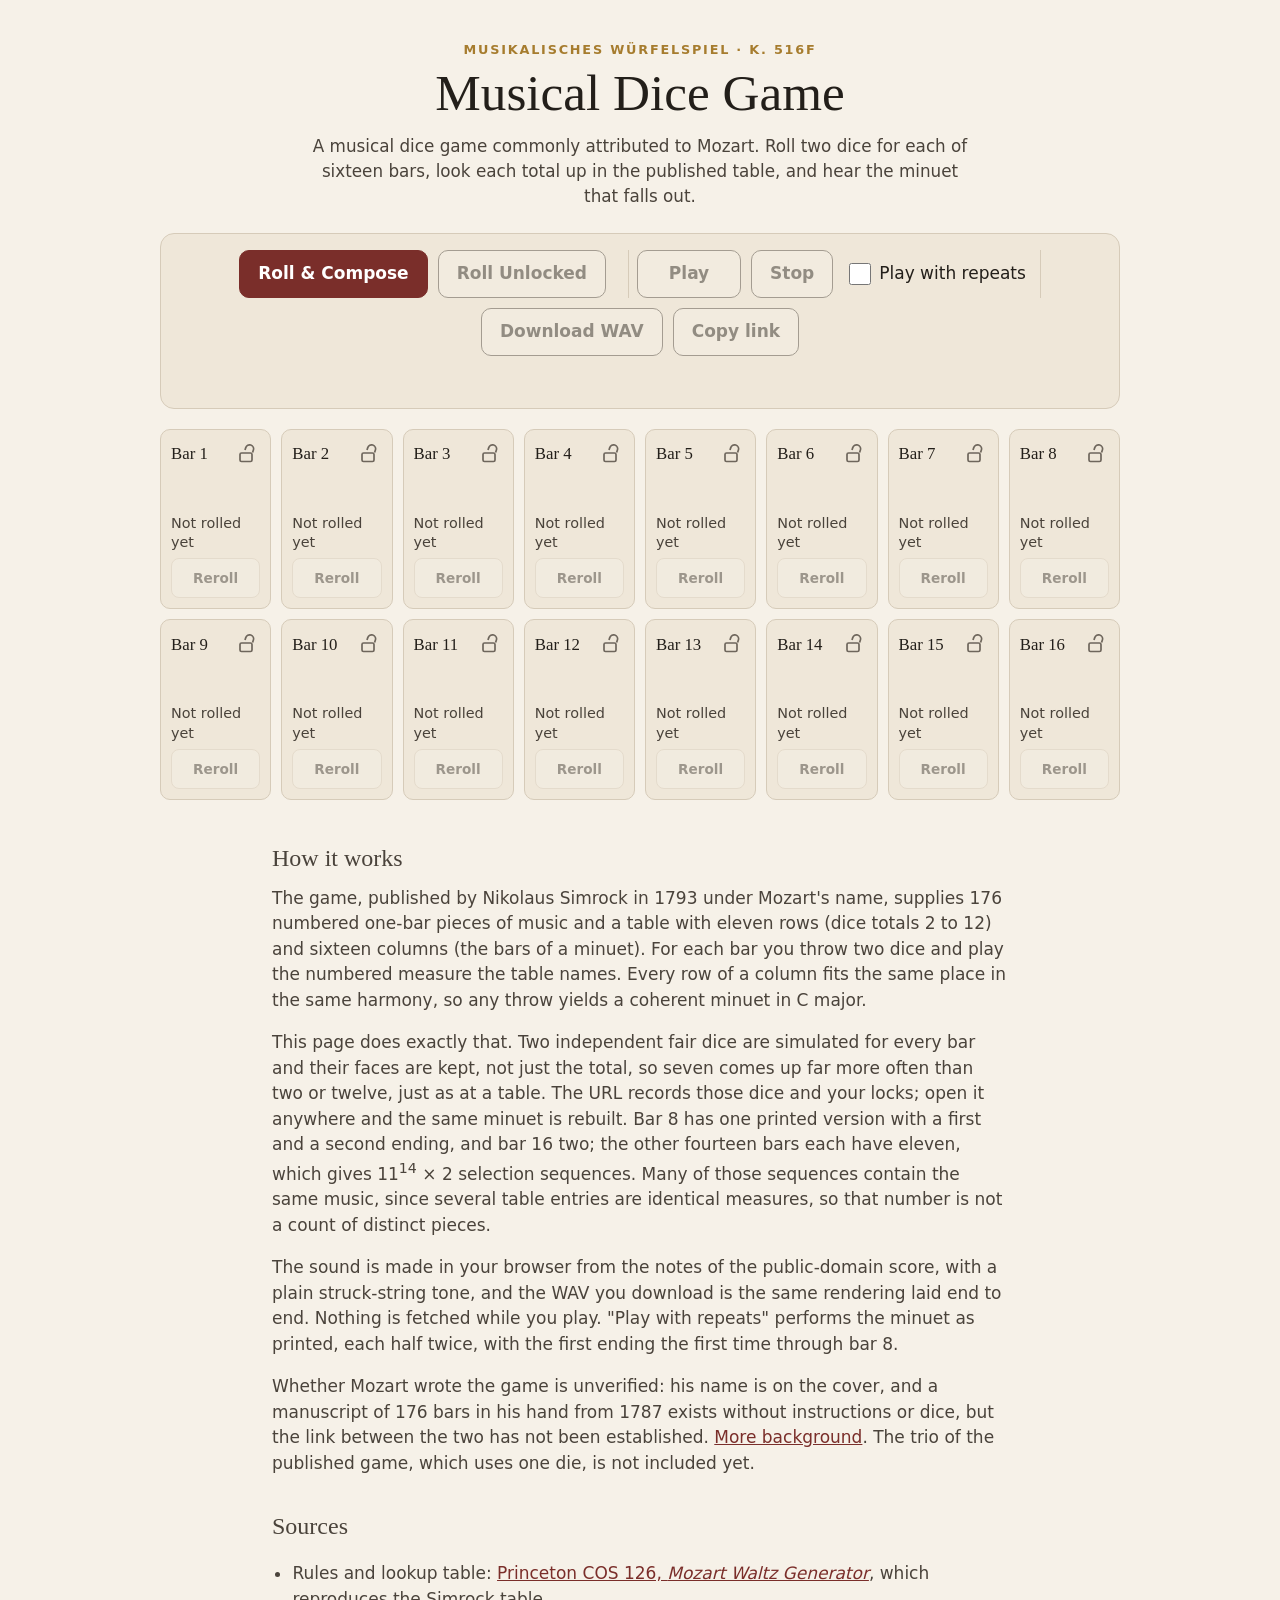
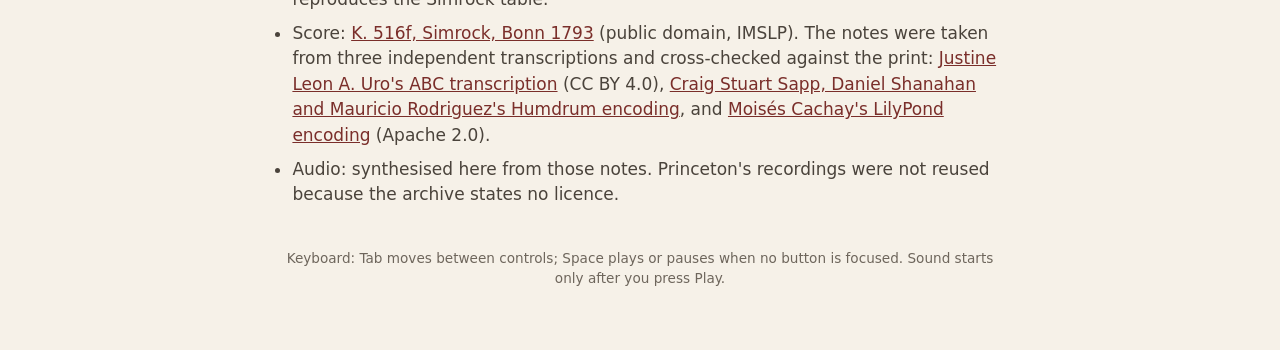
<file: mozart/index.html>
<!DOCTYPE html>
<html lang="en">
<head>
<meta charset="utf-8">
<meta name="viewport" content="width=device-width, initial-scale=1">
<title>Musical Dice Game</title>
<meta name="description" content="Roll two dice sixteen times and hear the minuet they choose: the Musikalisches Würfelspiel commonly attributed to Mozart, played in your browser.">
<meta name="color-scheme" content="light dark">
<link rel="stylesheet" href="style.css">
<link rel="icon" href="data:image/svg+xml,%3Csvg xmlns='http://www.w3.org/2000/svg' viewBox='0 0 20 20'%3E%3Crect x='1' y='1' width='18' height='18' rx='4' fill='%23f4efe6' stroke='%23231f1a'/%3E%3Ccircle cx='6' cy='6' r='1.8' fill='%23231f1a'/%3E%3Ccircle cx='14' cy='6' r='1.8' fill='%23231f1a'/%3E%3Ccircle cx='10' cy='10' r='1.8' fill='%23231f1a'/%3E%3Ccircle cx='6' cy='14' r='1.8' fill='%23231f1a'/%3E%3Ccircle cx='14' cy='14' r='1.8' fill='%23231f1a'/%3E%3C/svg%3E">
</head>
<body>
<a class="skip" href="#controls">Skip to controls</a>
<header class="masthead">
  <p class="kicker">Musikalisches Würfelspiel · K. 516f</p>
  <h1>Musical Dice Game</h1>
  <p class="lede">A musical dice game commonly attributed to Mozart. Roll two dice for each of sixteen bars, look each total up in the published table, and hear the minuet that falls out.</p>
</header>

<main>
  <section class="controls" id="controls" aria-label="Composition controls">
    <div class="row row-roll">
      <button type="button" id="roll" class="btn btn-primary">Roll &amp; Compose</button>
      <button type="button" id="roll-unlocked" class="btn" disabled>Roll Unlocked</button>
    </div>
    <div class="row row-transport" role="group" aria-label="Playback">
      <button type="button" id="play" class="btn btn-play" aria-label="Play the minuet" disabled>Play</button>
      <button type="button" id="stop" class="btn" aria-label="Stop playback" disabled>Stop</button>
      <label class="check"><input type="checkbox" id="repeats"> <span>Play with repeats</span></label>
    </div>
    <div class="row row-export">
      <button type="button" id="download" class="btn" disabled>Download WAV</button>
      <button type="button" id="share" class="btn" disabled>Copy link</button>
    </div>
    <p id="status" class="status" role="status" aria-live="polite"></p>
    <p id="position" class="position" aria-live="polite"></p>
    <input id="share-url" class="share-url" type="text" readonly aria-label="Shareable link" hidden>
  </section>

  <section aria-labelledby="bars-heading">
    <h2 id="bars-heading" class="visually-hidden">The sixteen bars</h2>
    <ol id="bars" class="bars" aria-label="The sixteen bars of the minuet"></ol>
    <p id="summary" class="summary" hidden></p>
  </section>

  <section class="prose" id="how" aria-labelledby="how-heading">
    <h2 id="how-heading">How it works</h2>
    <p>The game, published by Nikolaus Simrock in 1793 under Mozart's name, supplies 176 numbered one-bar pieces of music and a table with eleven rows (dice totals 2 to 12) and sixteen columns (the bars of a minuet). For each bar you throw two dice and play the numbered measure the table names. Every row of a column fits the same place in the same harmony, so any throw yields a coherent minuet in C major.</p>
    <p>This page does exactly that. Two independent fair dice are simulated for every bar and their faces are kept, not just the total, so seven comes up far more often than two or twelve, just as at a table. The URL records those dice and your locks; open it anywhere and the same minuet is rebuilt. Bar 8 has one printed version with a first and a second ending, and bar 16 two; the other fourteen bars each have eleven, which gives 11<sup>14</sup> × 2 selection sequences. Many of those sequences contain the same music, since several table entries are identical measures, so that number is not a count of distinct pieces.</p>
    <p>The sound is made in your browser from the notes of the public-domain score, with a plain struck-string tone, and the WAV you download is the same rendering laid end to end. Nothing is fetched while you play. "Play with repeats" performs the minuet as printed, each half twice, with the first ending the first time through bar 8.</p>
    <p>Whether Mozart wrote the game is unverified: his name is on the cover, and a manuscript of 176 bars in his hand from 1787 exists without instructions or dice, but the link between the two has not been established. <a href="https://en.wikipedia.org/wiki/Musikalisches_W%C3%BCrfelspiel">More background</a>. The trio of the published game, which uses one die, is not included yet.</p>
    <h2>Sources</h2>
    <ul class="sources">
      <li>Rules and lookup table: <a href="https://introcs.cs.princeton.edu/java/assignments/mozart.html">Princeton COS 126, <i>Mozart Waltz Generator</i></a>, which reproduces the Simrock table.</li>
      <li>Score: <a href="https://imslp.org/wiki/Musikalisches_W%C3%BCrfelspiel,_K.516f_(Mozart,_Wolfgang_Amadeus)">K. 516f, Simrock, Bonn 1793</a> (public domain, IMSLP). The notes were taken from three independent transcriptions and cross-checked against the print: <a href="https://github.com/justineuro/mdginabc2svg">Justine Leon A. Uro's ABC transcription</a> (CC BY 4.0), <a href="https://github.com/craigsapp/Musikalisches-Wuerfelspiel">Craig Stuart Sapp, Daniel Shanahan and Mauricio Rodriguez's Humdrum encoding</a>, and <a href="https://github.com/Xpktro/wurfelspiel">Moisés Cachay's LilyPond encoding</a> (Apache 2.0).</li>
      <li>Audio: synthesised here from those notes. Princeton's recordings were not reused because the archive states no licence.</li>
    </ul>
  </section>
</main>
<footer class="foot"><p>Keyboard: Tab moves between controls; Space plays or pauses when no button is focused. Sound starts only after you press Play.</p></footer>
<script type="module" src="js/app.js"></script>
</body>
</html>
</file>
<file: mozart/style.css>
:root {
  --paper: #f6f1e8;
  --paper-2: #efe7d9;
  --ink: #231f1a;
  --ink-2: #4a433b;
  --muted: #6e665c;
  --line: #d6cbb9;
  --accent: #7a2e2a;
  --accent-ink: #ffffff;
  --brass: #a67c2e;
  --focus: #1d4ed8;
  --playing: #fff3c4;
  --error: #9b1c1c;
  --radius: 10px;
  --serif: "Iowan Old Style", "Palatino Linotype", Palatino, "Book Antiqua", Georgia, serif;
  --sans: system-ui, -apple-system, "Segoe UI", Roboto, Helvetica, Arial, sans-serif;
}
@media (prefers-color-scheme: dark) {
  :root:not([data-theme="light"]) {
    --paper: #16130f; --paper-2: #1f1a14; --ink: #efe8dc; --ink-2: #d5ccbe; --muted: #a79d8f;
    --line: #3b332a; --accent: #d9776f; --accent-ink: #16130f; --brass: #d3a95a; --focus: #93c5fd;
    --playing: #3a3116; --error: #f19a9a;
  }
}
:root[data-theme="dark"] {
  --paper: #16130f; --paper-2: #1f1a14; --ink: #efe8dc; --ink-2: #d5ccbe; --muted: #a79d8f;
  --line: #3b332a; --accent: #d9776f; --accent-ink: #16130f; --brass: #d3a95a; --focus: #93c5fd;
  --playing: #3a3116; --error: #f19a9a;
}

* { box-sizing: border-box; }
html { -webkit-text-size-adjust: 100%; }
body {
  margin: 0;
  background: var(--paper);
  color: var(--ink);
  font-family: var(--sans);
  font-size: 17px;
  line-height: 1.5;
  padding: 0 16px 48px;
}
a { color: var(--accent); }
a:focus-visible, button:focus-visible, input:focus-visible { outline: 3px solid var(--focus); outline-offset: 2px; }

.skip { position: absolute; left: -999px; top: 8px; background: var(--ink); color: var(--paper); padding: 8px 12px; border-radius: 6px; }
.skip:focus { left: 8px; z-index: 10; }
.visually-hidden { position: absolute !important; width: 1px; height: 1px; overflow: hidden; clip: rect(0 0 0 0); white-space: nowrap; }

.masthead { max-width: 60rem; margin: 40px auto 24px; text-align: center; }
.kicker { margin: 0 0 6px; color: var(--brass); letter-spacing: .14em; text-transform: uppercase; font-size: .8rem; font-weight: 600; }
h1 { font-family: var(--serif); font-weight: 500; font-size: clamp(2.1rem, 5vw, 3.2rem); margin: 0; line-height: 1.1; }
.lede { max-width: 42rem; margin: 12px auto 0; color: var(--ink-2); font-size: 1.05rem; }
h2 { font-family: var(--serif); font-weight: 500; font-size: 1.5rem; margin: 2rem 0 .6rem; }

main { max-width: 60rem; margin: 0 auto; }

.controls { display: flex; flex-wrap: wrap; gap: 10px 22px; align-items: center; justify-content: center; padding: 16px; border: 1px solid var(--line); border-radius: 14px; background: var(--paper-2); }
.row { display: flex; flex-wrap: wrap; gap: 10px; align-items: center; }
.row-transport { padding: 0 8px; border-left: 1px solid var(--line); border-right: 1px solid var(--line); }
@media (max-width: 720px) {
  .controls { flex-direction: column; align-items: stretch; }
  .row { justify-content: center; }
  .row-transport { border: 0; border-top: 1px solid var(--line); border-bottom: 1px solid var(--line); padding: 10px 0; }
}

.btn {
  font: inherit; font-weight: 600; color: var(--ink); background: var(--paper); border: 1.5px solid var(--ink-2);
  border-radius: var(--radius); padding: 0 18px; min-height: 48px; min-width: 48px; cursor: pointer;
}
.btn:hover:not(:disabled) { background: var(--paper-2); border-color: var(--ink); }
.btn:disabled { opacity: .45; cursor: not-allowed; }
.btn-primary { background: var(--accent); color: var(--accent-ink); border-color: var(--accent); }
.btn-primary:hover:not(:disabled) { background: var(--accent); filter: brightness(1.08); }
.btn-play { min-width: 104px; }
.btn-play.is-playing { background: var(--ink); color: var(--paper); border-color: var(--ink); }
.check { display: inline-flex; align-items: center; gap: 8px; min-height: 48px; padding: 0 6px; cursor: pointer; }
.check input { width: 22px; height: 22px; accent-color: var(--accent); margin: 0; }

.status { flex-basis: 100%; margin: 0; text-align: center; color: var(--ink-2); min-height: 1.5em; }
.status:empty { display: none; }
.status.is-error { color: var(--error); font-weight: 600; }
.position { flex-basis: 100%; margin: 0; text-align: center; min-height: 1.5em; color: var(--muted); font-variant-numeric: tabular-nums; }
.share-url { flex-basis: 100%; font: inherit; font-size: .9rem; padding: 10px 12px; border: 1px solid var(--line); border-radius: 8px; background: var(--paper); color: var(--ink); }

.bars { list-style: none; margin: 20px 0 0; padding: 0; display: grid; gap: 10px; grid-template-columns: repeat(8, minmax(0, 1fr)); }
@media (max-width: 1100px) { .bars { grid-template-columns: repeat(4, minmax(0, 1fr)); } }
@media (max-width: 480px) { .bars { grid-template-columns: repeat(2, minmax(0, 1fr)); gap: 8px; } }
.bar {
  position: relative; display: flex; flex-direction: column; gap: 6px; padding: 10px 10px 10px;
  background: var(--paper-2); border: 1.5px solid var(--line); border-radius: var(--radius); min-height: 150px;
}
.bar.is-locked { border-color: var(--brass); box-shadow: inset 0 0 0 1px var(--brass); }
.bar.is-playing { background: var(--playing); border-color: var(--ink); box-shadow: 0 0 0 2px var(--ink); }
.bar-head { display: flex; align-items: center; justify-content: space-between; gap: 6px; }
.bar-num { font-family: var(--serif); font-size: 1.05rem; }
.lock { display: inline-flex; align-items: center; justify-content: center; width: 40px; height: 40px; margin: -6px -6px -6px 0; border: 0; border-radius: 8px; background: transparent; color: var(--muted); cursor: pointer; }
.lock:hover { background: var(--paper); color: var(--ink); }
.lock svg { width: 20px; height: 20px; fill: none; stroke: currentColor; stroke-width: 1.7; }
.lock[aria-pressed="true"] { color: var(--brass); }
.lock[aria-pressed="true"] svg rect { fill: currentColor; }
.lock[aria-pressed="false"] svg .shackle { transform: translate(3px, -3px) rotate(18deg); transform-origin: 6px 9px; }
.dice { display: flex; gap: 6px; min-height: 34px; }
.die { width: 34px; height: 34px; }
.die rect { fill: var(--paper); stroke: var(--ink); stroke-width: 1.2; }
.die circle { fill: var(--ink); }
.bar-text { margin: 0; display: flex; flex-direction: column; font-size: .9rem; color: var(--ink-2); line-height: 1.35; }
.bar-text b { color: var(--ink); font-variant-numeric: tabular-nums; }
.bar-text .measure { font-size: .9rem; white-space: nowrap; }
.reroll { margin-top: auto; font: inherit; font-size: .85rem; font-weight: 600; min-height: 40px; border: 1px solid var(--line); border-radius: 8px; background: var(--paper); color: var(--ink); cursor: pointer; }
.reroll:hover:not(:disabled) { border-color: var(--ink); }
.reroll:disabled { opacity: .4; cursor: not-allowed; }
.summary { margin: 12px 4px 0; color: var(--muted); font-size: .9rem; text-align: center; }

.prose { max-width: 46rem; margin: 40px auto 0; color: var(--ink-2); }
.prose p { margin: 0 0 1em; }
.sources { padding-left: 1.2em; }
.sources li { margin-bottom: .5em; }
.foot { max-width: 46rem; margin: 40px auto 0; color: var(--muted); font-size: .85rem; text-align: center; }

@media (prefers-reduced-motion: no-preference) {
  .btn, .reroll, .lock, .bar { transition: background-color .15s, border-color .15s, box-shadow .15s; }
}

.btn[aria-busy="true"] { cursor: progress; }
</file>
